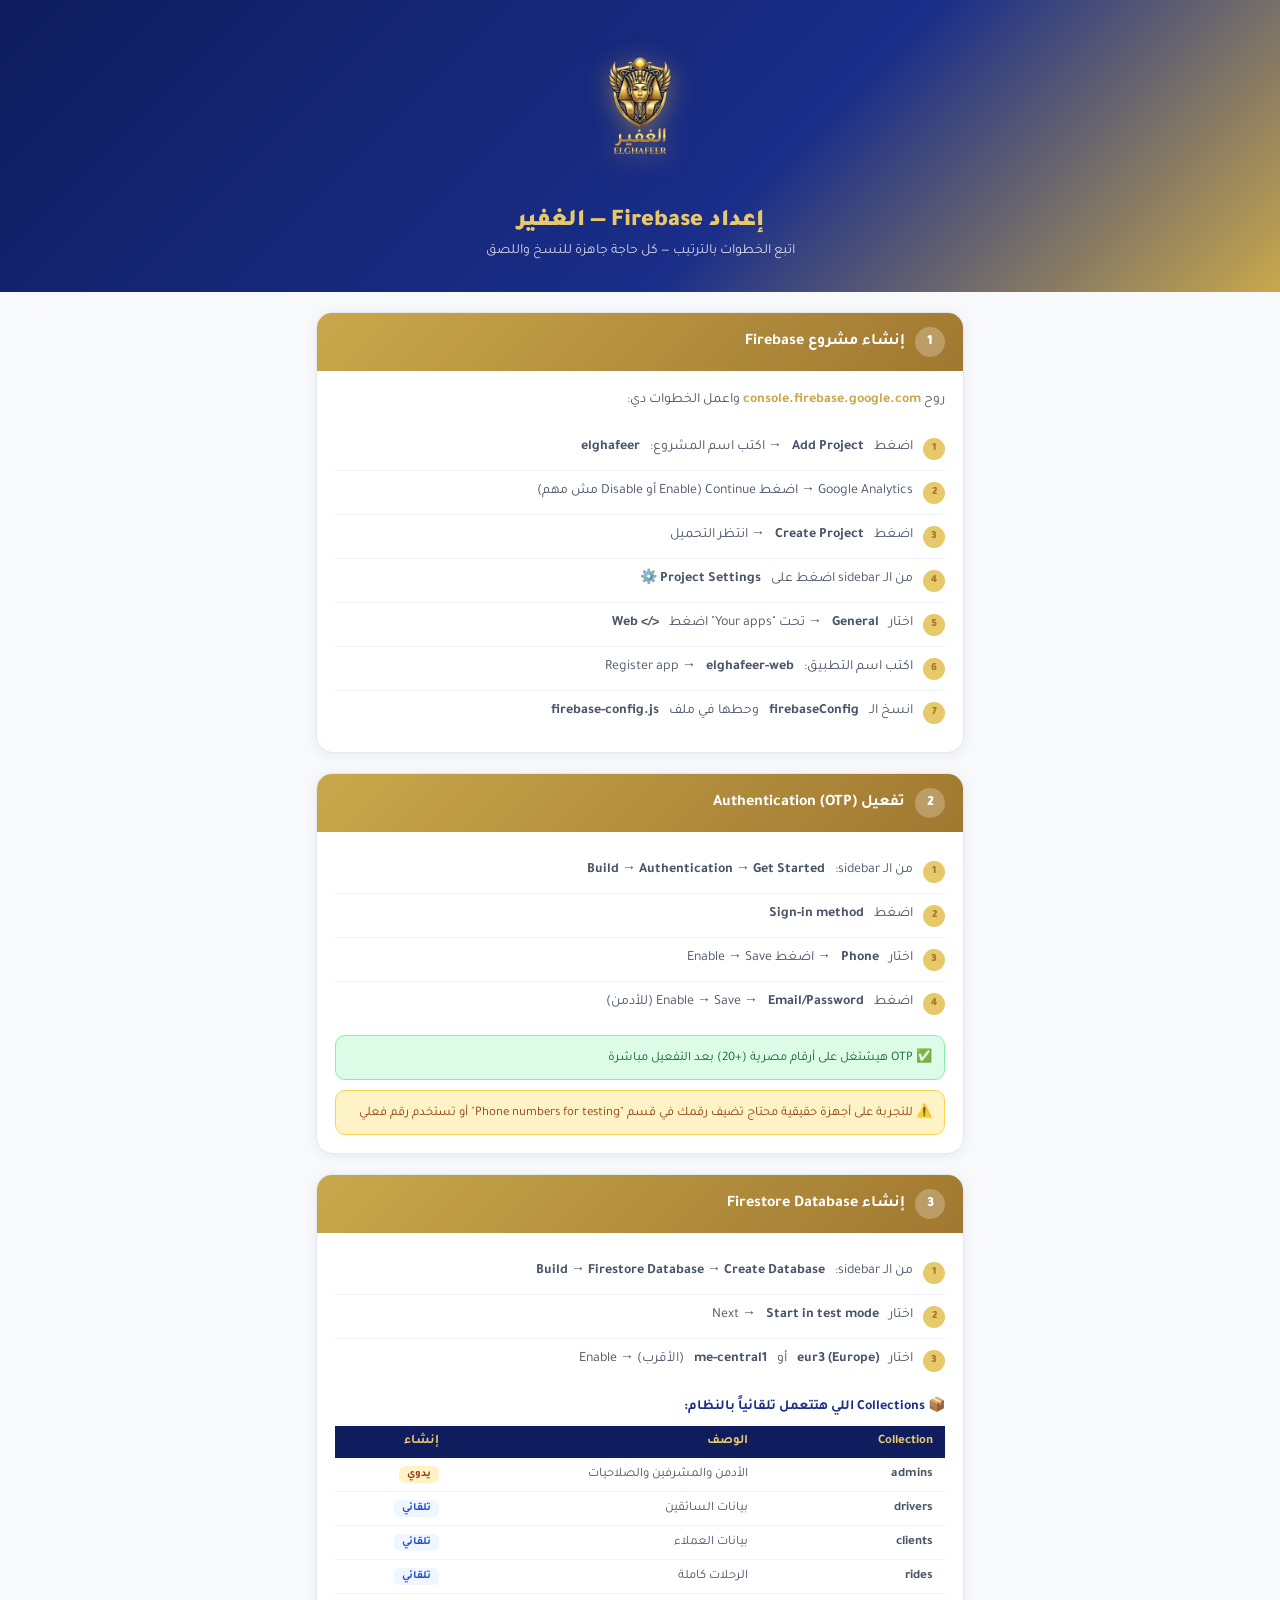
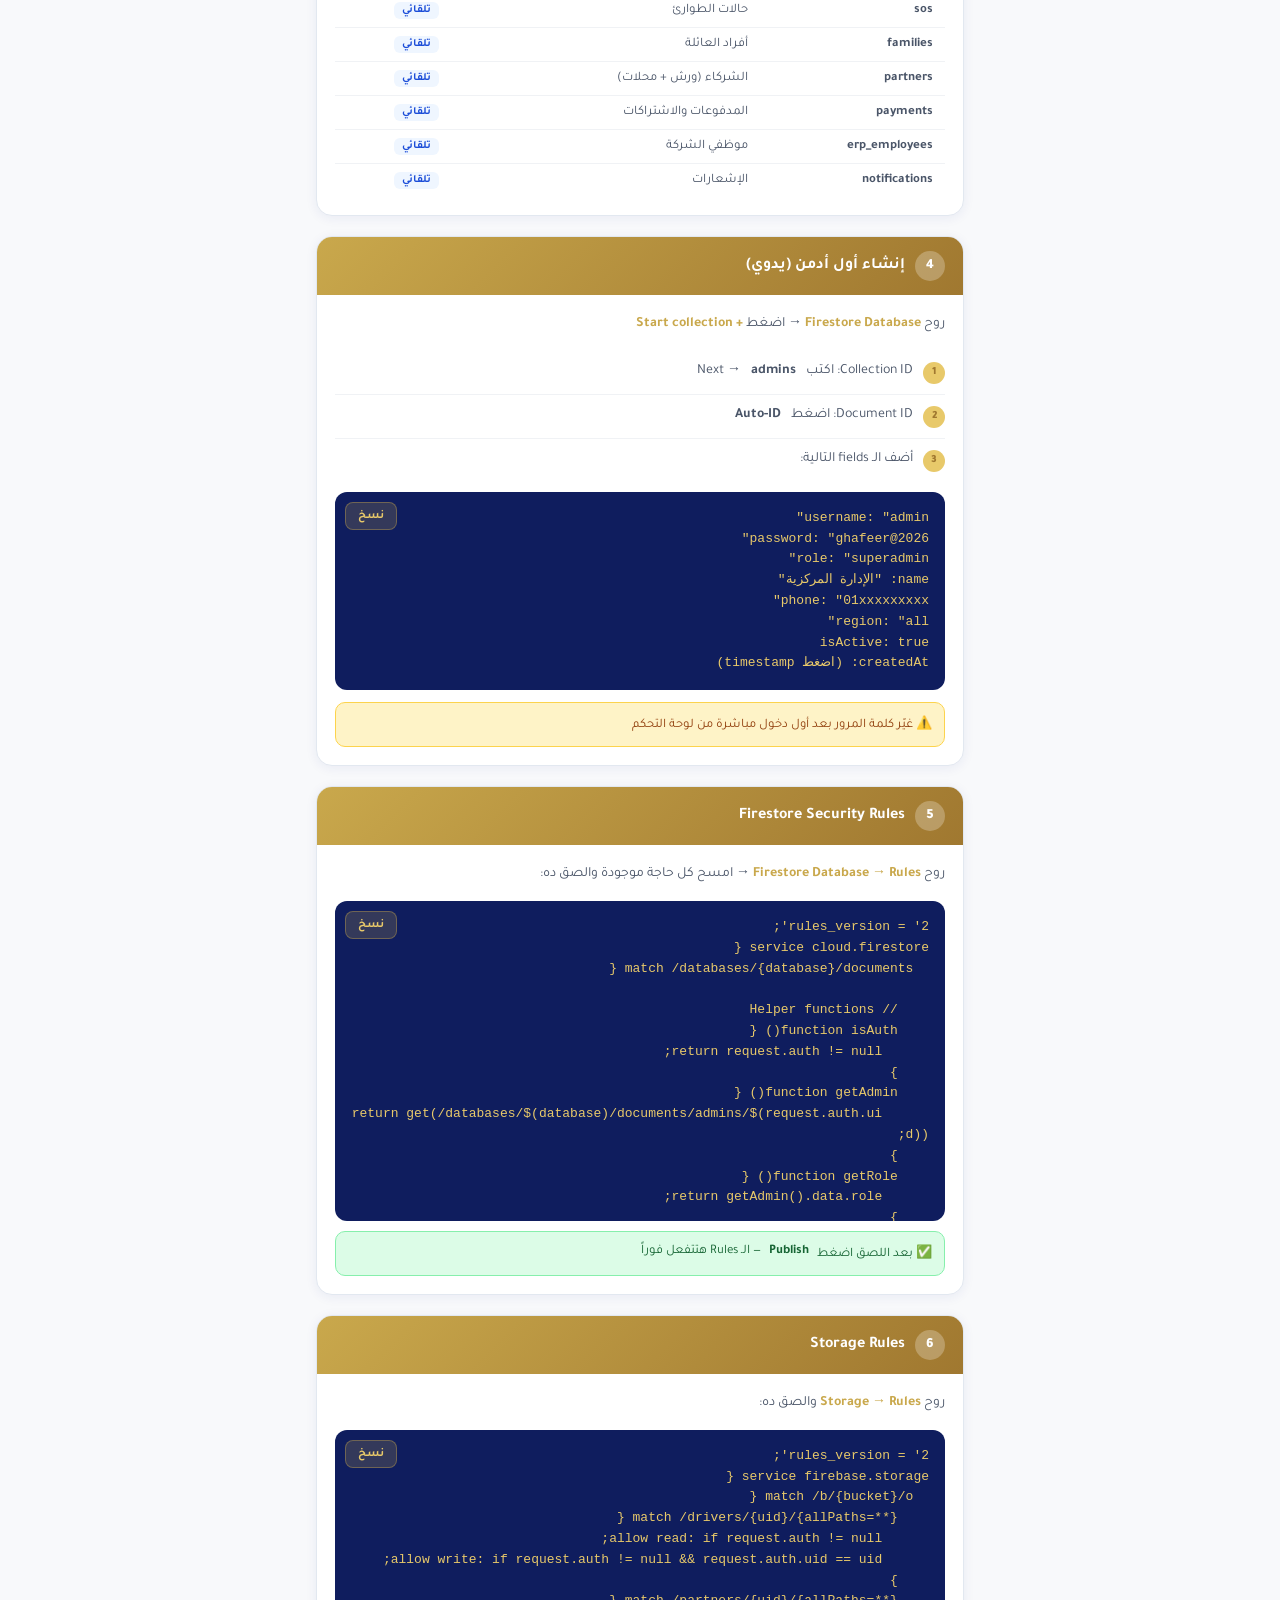
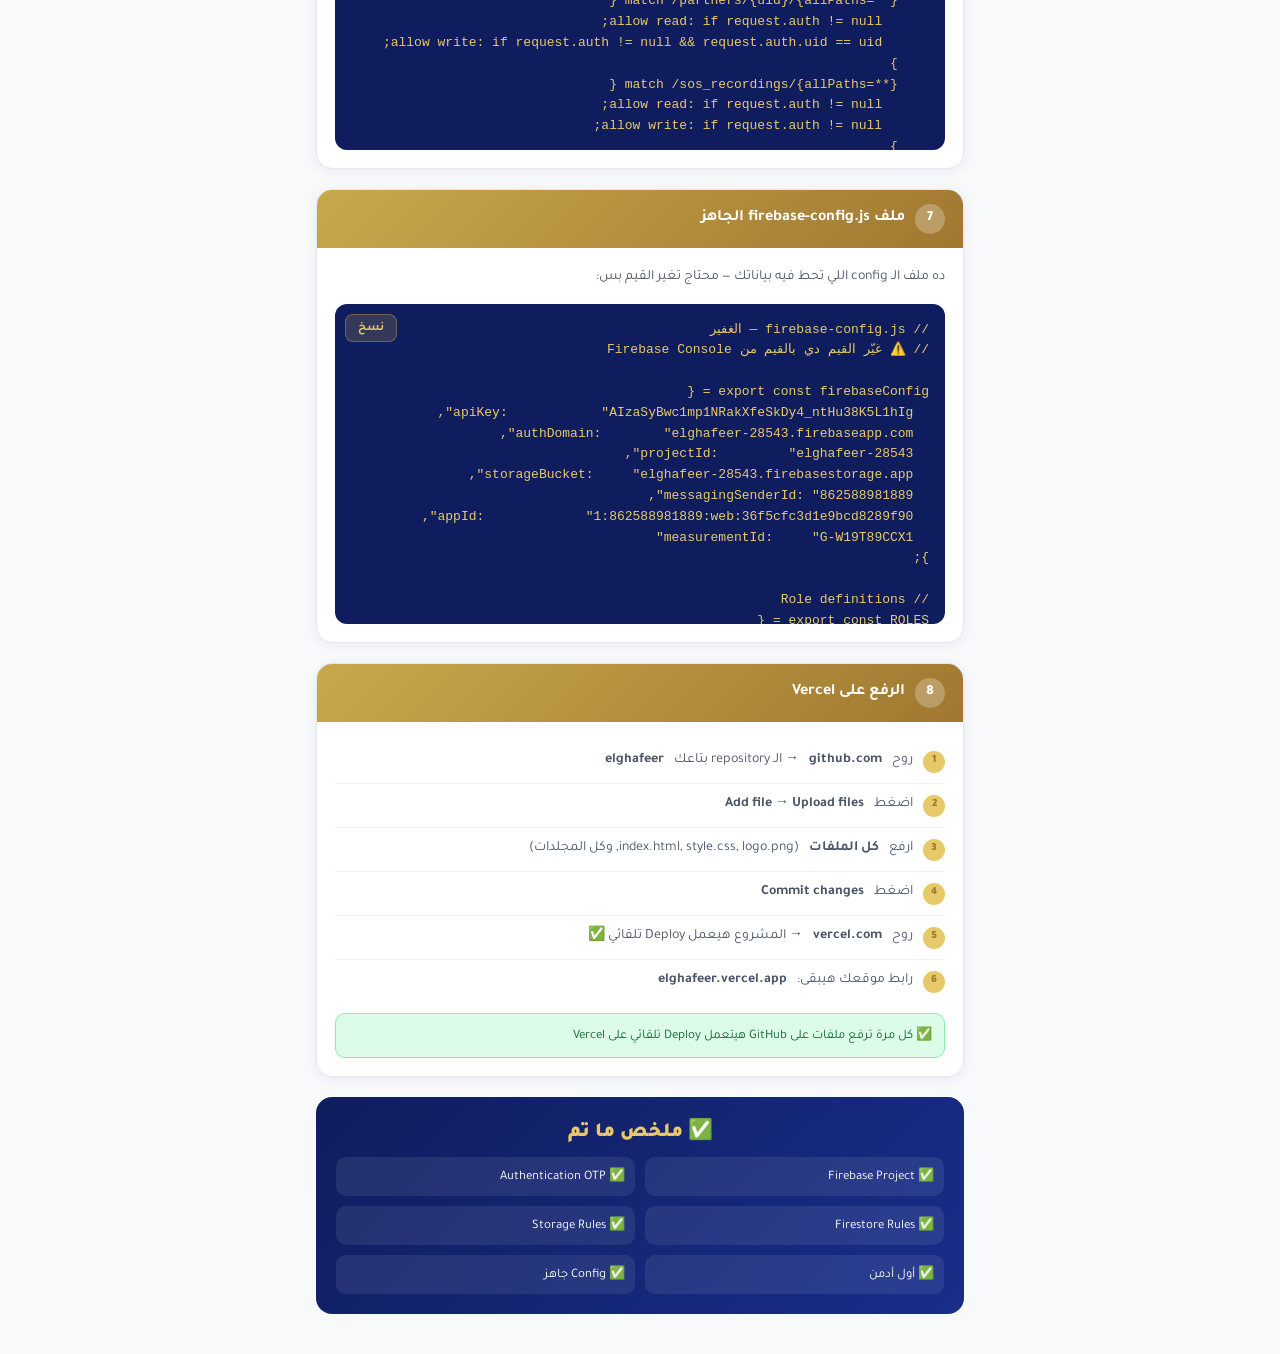
<file: firebase-setup.html>
<!DOCTYPE html>
<html lang="ar" dir="rtl">
<head>
<meta charset="UTF-8"/>
<meta name="viewport" content="width=device-width,initial-scale=1.0"/>
<title>الغفير — إعداد Firebase</title>
<link href="https://fonts.googleapis.com/css2?family=Tajawal:wght@400;700;900&display=swap" rel="stylesheet">
<style>
*{margin:0;padding:0;box-sizing:border-box;}
body{font-family:'Tajawal',sans-serif;background:#f8f9fb;color:#1a1a2e;direction:rtl;}
.hero{background:linear-gradient(135deg,#0f1d5e 0%,#1a2e8a 60%,#c9a84c 100%);padding:32px 20px;text-align:center;color:#fff;}
.hero img{width:70px;filter:drop-shadow(0 4px 12px rgba(201,168,76,0.5));margin-bottom:12px;}
.hero h1{font-size:24px;font-weight:900;color:#e8c96a;}
.hero p{font-size:14px;opacity:0.8;margin-top:6px;}
.container{max-width:680px;margin:0 auto;padding:20px 16px 40px;}
.step-card{background:#fff;border-radius:16px;border:1.5px solid #e2e8f0;box-shadow:0 2px 12px rgba(26,46,138,0.07);margin-bottom:20px;overflow:hidden;}
.step-hdr{background:linear-gradient(135deg,#c9a84c,#a07830);padding:14px 18px;display:flex;align-items:center;gap:10px;}
.step-num{width:30px;height:30px;border-radius:50%;background:rgba(255,255,255,0.25);color:#fff;font-size:14px;font-weight:900;display:flex;align-items:center;justify-content:center;flex-shrink:0;}
.step-title{font-size:16px;font-weight:700;color:#fff;}
.step-body{padding:18px;}
.step-desc{font-size:14px;color:#4a5568;line-height:1.7;margin-bottom:14px;}
.step-desc b{color:#c9a84c;font-weight:700;}
.code-block{position:relative;background:#0f1d5e;border-radius:12px;padding:16px;overflow:auto;max-height:320px;}
.code-block pre{color:#e8c96a;font-size:13px;font-family:monospace;line-height:1.6;white-space:pre-wrap;word-break:break-all;}
.copy-btn{position:absolute;top:10px;left:10px;background:rgba(201,168,76,0.2);border:1px solid rgba(201,168,76,0.4);color:#e8c96a;padding:6px 12px;border-radius:8px;cursor:pointer;font-family:'Tajawal',sans-serif;font-size:12px;font-weight:700;transition:all 0.2s;}
.copy-btn:hover{background:rgba(201,168,76,0.4);}
.copy-btn.copied{background:rgba(34,197,94,0.3);border-color:rgba(34,197,94,0.5);color:#22c55e;}
.nav-list{list-style:none;counter-reset:nav;}
.nav-list li{display:flex;align-items:flex-start;gap:10px;padding:10px 0;border-bottom:1px solid #f0f2f5;font-size:14px;color:#4a5568;line-height:1.5;}
.nav-list li:last-child{border:none;}
.nav-list li::before{content:attr(data-n);min-width:22px;height:22px;border-radius:50%;background:#e8c96a;color:#a07830;font-size:11px;font-weight:900;display:flex;align-items:center;justify-content:center;flex-shrink:0;margin-top:1px;}
.warn{background:#fef3c7;border:1px solid #fcd34d;border-radius:10px;padding:12px;font-size:13px;color:#92400e;margin-top:10px;display:flex;gap:8px;align-items:flex-start;}
.tip{background:#dcfce7;border:1px solid #86efac;border-radius:10px;padding:12px;font-size:13px;color:#166534;margin-top:10px;display:flex;gap:8px;}
.collection-table{width:100%;border-collapse:collapse;font-size:13px;margin-top:10px;}
.collection-table th{background:#0f1d5e;color:#e8c96a;padding:8px 12px;text-align:right;font-weight:700;}
.collection-table td{padding:8px 12px;border-bottom:1px solid #f0f2f5;color:#4a5568;}
.collection-table tr:last-child td{border:none;}
.collection-table tr:hover td{background:#f8f9fb;}
.tag{display:inline-block;padding:2px 8px;border-radius:6px;font-size:11px;font-weight:700;}
.tag-auto{background:#eff6ff;color:#1d4ed8;}
.tag-manual{background:#fef3c7;color:#92400e;}
.done-badge{display:inline-flex;align-items:center;gap:4px;background:#dcfce7;color:#166534;border:1px solid #86efac;border-radius:20px;padding:3px 10px;font-size:11px;font-weight:700;}
</style>
</head>
<body>
<div class="hero">
  <img src="logo.png" alt="الغفير">
  <h1>إعداد Firebase — الغفير</h1>
  <p>اتبع الخطوات بالترتيب — كل حاجة جاهزة للنسخ واللصق</p>
</div>
<div class="container">

<!-- STEP 1 -->
<div class="step-card">
  <div class="step-hdr"><div class="step-num">1</div><div class="step-title">إنشاء مشروع Firebase</div></div>
  <div class="step-body">
    <div class="step-desc">روح <b>console.firebase.google.com</b> واعمل الخطوات دي:</div>
    <ul class="nav-list">
      <li data-n="1">اضغط <b>Add Project</b> → اكتب اسم المشروع: <b>elghafeer</b></li>
      <li data-n="2">Google Analytics → اضغط Continue (Enable أو Disable مش مهم)</li>
      <li data-n="3">اضغط <b>Create Project</b> → انتظر التحميل</li>
      <li data-n="4">من الـ sidebar اضغط على <b>Project Settings ⚙️</b></li>
      <li data-n="5">اختار <b>General</b> → تحت "Your apps" اضغط <b>&lt;/&gt; Web</b></li>
      <li data-n="6">اكتب اسم التطبيق: <b>elghafeer-web</b> → Register app</li>
      <li data-n="7">انسخ الـ <b>firebaseConfig</b> وحطها في ملف <b>firebase-config.js</b></li>
    </ul>
  </div>
</div>

<!-- STEP 2: Authentication -->
<div class="step-card">
  <div class="step-hdr"><div class="step-num">2</div><div class="step-title">تفعيل Authentication (OTP)</div></div>
  <div class="step-body">
    <ul class="nav-list">
      <li data-n="1">من الـ sidebar: <b>Build → Authentication → Get Started</b></li>
      <li data-n="2">اضغط <b>Sign-in method</b></li>
      <li data-n="3">اختار <b>Phone</b> → اضغط Enable → Save</li>
      <li data-n="4">اضغط <b>Email/Password</b> → Enable → Save (للأدمن)</li>
    </ul>
    <div class="tip">✅ OTP هيشتغل على أرقام مصرية (+20) بعد التفعيل مباشرة</div>
    <div class="warn">⚠️ للتجربة على أجهزة حقيقية محتاج تضيف رقمك في قسم "Phone numbers for testing" أو تستخدم رقم فعلي</div>
  </div>
</div>

<!-- STEP 3: Firestore -->
<div class="step-card">
  <div class="step-hdr"><div class="step-num">3</div><div class="step-title">إنشاء Firestore Database</div></div>
  <div class="step-body">
    <ul class="nav-list">
      <li data-n="1">من الـ sidebar: <b>Build → Firestore Database → Create Database</b></li>
      <li data-n="2">اختار <b>Start in test mode</b> → Next</li>
      <li data-n="3">اختار <b>eur3 (Europe)</b> أو <b>me-central1</b> (الأقرب) → Enable</li>
    </ul>
    <div style="font-size:14px;font-weight:700;color:#1a2e8a;margin:14px 0 8px;">📦 Collections اللي هتتعمل تلقائياً بالنظام:</div>
    <table class="collection-table">
      <thead><tr><th>Collection</th><th>الوصف</th><th>إنشاء</th></tr></thead>
      <tbody>
        <tr><td><b>admins</b></td><td>الأدمن والمشرفين والصلاحيات</td><td><span class="tag tag-manual">يدوي</span></td></tr>
        <tr><td><b>drivers</b></td><td>بيانات السائقين</td><td><span class="tag tag-auto">تلقائي</span></td></tr>
        <tr><td><b>clients</b></td><td>بيانات العملاء</td><td><span class="tag tag-auto">تلقائي</span></td></tr>
        <tr><td><b>rides</b></td><td>الرحلات كاملة</td><td><span class="tag tag-auto">تلقائي</span></td></tr>
        <tr><td><b>sos</b></td><td>حالات الطوارئ</td><td><span class="tag tag-auto">تلقائي</span></td></tr>
        <tr><td><b>families</b></td><td>أفراد العائلة</td><td><span class="tag tag-auto">تلقائي</span></td></tr>
        <tr><td><b>partners</b></td><td>الشركاء (ورش + محلات)</td><td><span class="tag tag-auto">تلقائي</span></td></tr>
        <tr><td><b>payments</b></td><td>المدفوعات والاشتراكات</td><td><span class="tag tag-auto">تلقائي</span></td></tr>
        <tr><td><b>erp_employees</b></td><td>موظفي الشركة</td><td><span class="tag tag-auto">تلقائي</span></td></tr>
        <tr><td><b>notifications</b></td><td>الإشعارات</td><td><span class="tag tag-auto">تلقائي</span></td></tr>
      </tbody>
    </table>
  </div>
</div>

<!-- STEP 4: First Admin -->
<div class="step-card">
  <div class="step-hdr"><div class="step-num">4</div><div class="step-title">إنشاء أول أدمن (يدوي)</div></div>
  <div class="step-body">
    <div class="step-desc">روح <b>Firestore Database</b> → اضغط <b>+ Start collection</b></div>
    <ul class="nav-list">
      <li data-n="1">Collection ID: اكتب <b>admins</b> → Next</li>
      <li data-n="2">Document ID: اضغط <b>Auto-ID</b></li>
      <li data-n="3">أضف الـ fields التالية:</li>
    </ul>
    <div class="code-block" style="margin-top:10px;">
      <button class="copy-btn" onclick="copyCode(this)">نسخ</button>
      <pre>username: "admin"
password: "ghafeer@2026"
role: "superadmin"
name: "الإدارة المركزية"
phone: "01xxxxxxxxx"
region: "all"
isActive: true
createdAt: (اضغط timestamp)</pre>
    </div>
    <div class="warn" style="margin-top:12px;">⚠️ غيّر كلمة المرور بعد أول دخول مباشرة من لوحة التحكم</div>
  </div>
</div>

<!-- STEP 5: Firestore Rules -->
<div class="step-card">
  <div class="step-hdr"><div class="step-num">5</div><div class="step-title">Firestore Security Rules</div></div>
  <div class="step-body">
    <div class="step-desc">روح <b>Firestore Database → Rules</b> → امسح كل حاجة موجودة والصق ده:</div>
    <div class="code-block">
      <button class="copy-btn" onclick="copyCode(this)">نسخ</button>
      <pre>rules_version = '2';
service cloud.firestore {
  match /databases/{database}/documents {

    // Helper functions
    function isAuth() {
      return request.auth != null;
    }
    function getAdmin() {
      return get(/databases/$(database)/documents/admins/$(request.auth.uid));
    }
    function getRole() {
      return getAdmin().data.role;
    }
    function isSuperAdmin() {
      return isAuth() && getRole() == 'superadmin';
    }
    function isRegionManager() {
      return isAuth() && getRole() in ['superadmin', 'region_manager'];
    }
    function isSupervisor() {
      return isAuth() && getRole() in ['superadmin', 'region_manager', 'supervisor'];
    }
    function isStaff() {
      return isAuth() && getRole() in ['superadmin', 'region_manager', 'supervisor', 'street_monitor'];
    }
    function isOwner(uid) {
      return isAuth() && request.auth.uid == uid;
    }

    // ADMINS
    match /admins/{uid} {
      allow read: if isStaff();
      allow create, update: if isSuperAdmin();
      allow delete: if isSuperAdmin();
    }

    // DRIVERS
    match /drivers/{uid} {
      allow read: if isAuth();
      allow create: if isAuth() && isOwner(uid);
      allow update: if isOwner(uid) || isSupervisor();
      allow delete: if isSuperAdmin();
    }

    // CLIENTS
    match /clients/{uid} {
      allow read: if isOwner(uid) || isSupervisor();
      allow create: if isAuth() && isOwner(uid);
      allow update: if isOwner(uid) || isRegionManager();
      allow delete: if isSuperAdmin();
    }

    // RIDES
    match /rides/{rideId} {
      allow read: if isAuth();
      allow create: if isAuth();
      allow update: if isAuth();
      allow delete: if isSuperAdmin();
    }

    // SOS
    match /sos/{id} {
      allow read: if isSupervisor();
      allow create: if isAuth();
      allow update: if isSupervisor();
      allow delete: if isRegionManager();
    }

    // FAMILIES
    match /families/{id} {
      allow read, write: if isAuth();
    }

    // PARTNERS (workshops, parts shops, companies)
    match /partners/{id} {
      allow read: if isAuth();
      allow create: if isAuth();
      allow update: if isAuth() && (
        resource.data.ownerId == request.auth.uid || isSupervisor()
      );
      allow delete: if isRegionManager();
    }

    // PAYMENTS
    match /payments/{id} {
      allow read: if isAuth() && (
        resource.data.userId == request.auth.uid || isSupervisor()
      );
      allow create: if isAuth();
      allow update: if isRegionManager();
      allow delete: if isSuperAdmin();
    }

    // ERP EMPLOYEES
    match /erp_employees/{id} {
      allow read: if isRegionManager();
      allow write: if isSuperAdmin();
    }

    // ERP TRANSACTIONS
    match /erp_transactions/{id} {
      allow read: if isRegionManager();
      allow write: if isRegionManager();
    }

    // NOTIFICATIONS
    match /notifications/{id} {
      allow read: if isAuth() && (
        resource.data.targetId == request.auth.uid || isSupervisor()
      );
      allow create: if isSupervisor();
      allow update: if isAuth();
      allow delete: if isSupervisor();
    }

    // REGIONS
    match /regions/{id} {
      allow read: if isAuth();
      allow write: if isSuperAdmin();
    }

    // DISCOUNT CONFIGS (for partners)
    match /discount_configs/{id} {
      allow read: if isAuth();
      allow write: if isSuperAdmin();
    }

    // DRIVER PAYMENT CONFIG
    match /driver_payment_configs/{uid} {
      allow read: if isOwner(uid) || isSupervisor();
      allow write: if isSuperAdmin();
    }
  }
}</pre>
    </div>
    <div class="tip" style="margin-top:10px;">✅ بعد اللصق اضغط <b>Publish</b> — الـ Rules هتتفعل فوراً</div>
  </div>
</div>

<!-- STEP 6: Storage Rules -->
<div class="step-card">
  <div class="step-hdr"><div class="step-num">6</div><div class="step-title">Storage Rules</div></div>
  <div class="step-body">
    <div class="step-desc">روح <b>Storage → Rules</b> والصق ده:</div>
    <div class="code-block">
      <button class="copy-btn" onclick="copyCode(this)">نسخ</button>
      <pre>rules_version = '2';
service firebase.storage {
  match /b/{bucket}/o {
    match /drivers/{uid}/{allPaths=**} {
      allow read: if request.auth != null;
      allow write: if request.auth != null && request.auth.uid == uid;
    }
    match /partners/{uid}/{allPaths=**} {
      allow read: if request.auth != null;
      allow write: if request.auth != null && request.auth.uid == uid;
    }
    match /sos_recordings/{allPaths=**} {
      allow read: if request.auth != null;
      allow write: if request.auth != null;
    }
  }
}</pre>
    </div>
  </div>
</div>

<!-- STEP 7: Firebase Config -->
<div class="step-card">
  <div class="step-hdr"><div class="step-num">7</div><div class="step-title">ملف firebase-config.js الجاهز</div></div>
  <div class="step-body">
    <div class="step-desc">ده ملف الـ config اللي تحط فيه بياناتك — محتاج تغير القيم بس:</div>
    <div class="code-block">
      <button class="copy-btn" onclick="copyCode(this)">نسخ</button>
      <pre>// firebase-config.js — الغفير
// ⚠️ غيّر القيم دي بالقيم من Firebase Console

export const firebaseConfig = {
  apiKey:            "AIzaSyBwc1mp1NRakXfeSkDy4_ntHu38K5L1hIg",
  authDomain:        "elghafeer-28543.firebaseapp.com",
  projectId:         "elghafeer-28543",
  storageBucket:     "elghafeer-28543.firebasestorage.app",
  messagingSenderId: "862588981889",
  appId:             "1:862588981889:web:36f5cfc3d1e9bcd8289f90",
  measurementId:     "G-W19T89CCX1"
};

// Role definitions
export const ROLES = {
  SUPERADMIN:     'superadmin',
  REGION_MANAGER: 'region_manager',
  SUPERVISOR:     'supervisor',
  STREET_MONITOR: 'street_monitor',
  DRIVER:         'driver',
  CLIENT:         'client',
  FAMILY:         'family',
  WORKSHOP:       'workshop',
  PARTS_SHOP:     'parts_shop',
  COMPANY:        'company'
};

// Payment systems
export const PAYMENT_TYPES = {
  FIXED:      'fixed',   // مبلغ ثابت يومي
  PERCENTAGE: 'percentage' // نسبة من كل رحلة
};</pre>
    </div>
  </div>
</div>

<!-- STEP 8: Vercel -->
<div class="step-card">
  <div class="step-hdr"><div class="step-num">8</div><div class="step-title">الرفع على Vercel</div></div>
  <div class="step-body">
    <ul class="nav-list">
      <li data-n="1">روح <b>github.com</b> → الـ repository بتاعك <b>elghafeer</b></li>
      <li data-n="2">اضغط <b>Add file → Upload files</b></li>
      <li data-n="3">ارفع <b>كل الملفات</b> (index.html, style.css, logo.png, وكل المجلدات)</li>
      <li data-n="4">اضغط <b>Commit changes</b></li>
      <li data-n="5">روح <b>vercel.com</b> → المشروع هيعمل Deploy تلقائي ✅</li>
      <li data-n="6">رابط موقعك هيبقى: <b>elghafeer.vercel.app</b></li>
    </ul>
    <div class="tip">✅ كل مرة ترفع ملفات على GitHub هيتعمل Deploy تلقائي على Vercel</div>
  </div>
</div>

<!-- SUMMARY -->
<div style="background:linear-gradient(135deg,#0f1d5e,#1a2e8a);border-radius:16px;padding:20px;text-align:center;color:#fff;margin-top:8px;">
  <div style="font-size:20px;font-weight:900;color:#e8c96a;margin-bottom:12px;">✅ ملخص ما تم</div>
  <div style="display:grid;grid-template-columns:1fr 1fr;gap:10px;text-align:right;">
    <div style="background:rgba(255,255,255,0.08);border-radius:10px;padding:10px;font-size:13px;">✅ Firebase Project</div>
    <div style="background:rgba(255,255,255,0.08);border-radius:10px;padding:10px;font-size:13px;">✅ Authentication OTP</div>
    <div style="background:rgba(255,255,255,0.08);border-radius:10px;padding:10px;font-size:13px;">✅ Firestore Rules</div>
    <div style="background:rgba(255,255,255,0.08);border-radius:10px;padding:10px;font-size:13px;">✅ Storage Rules</div>
    <div style="background:rgba(255,255,255,0.08);border-radius:10px;padding:10px;font-size:13px;">✅ أول أدمن</div>
    <div style="background:rgba(255,255,255,0.08);border-radius:10px;padding:10px;font-size:13px;">✅ Config جاهز</div>
  </div>
</div>

</div>
<script>
function copyCode(btn){
  const pre=btn.nextElementSibling;
  navigator.clipboard.writeText(pre.textContent).then(()=>{
    btn.textContent='✅ تم النسخ!';
    btn.classList.add('copied');
    setTimeout(()=>{btn.textContent='نسخ';btn.classList.remove('copied');},2000);
  });
}
</script>
</body>
</html>
</file>
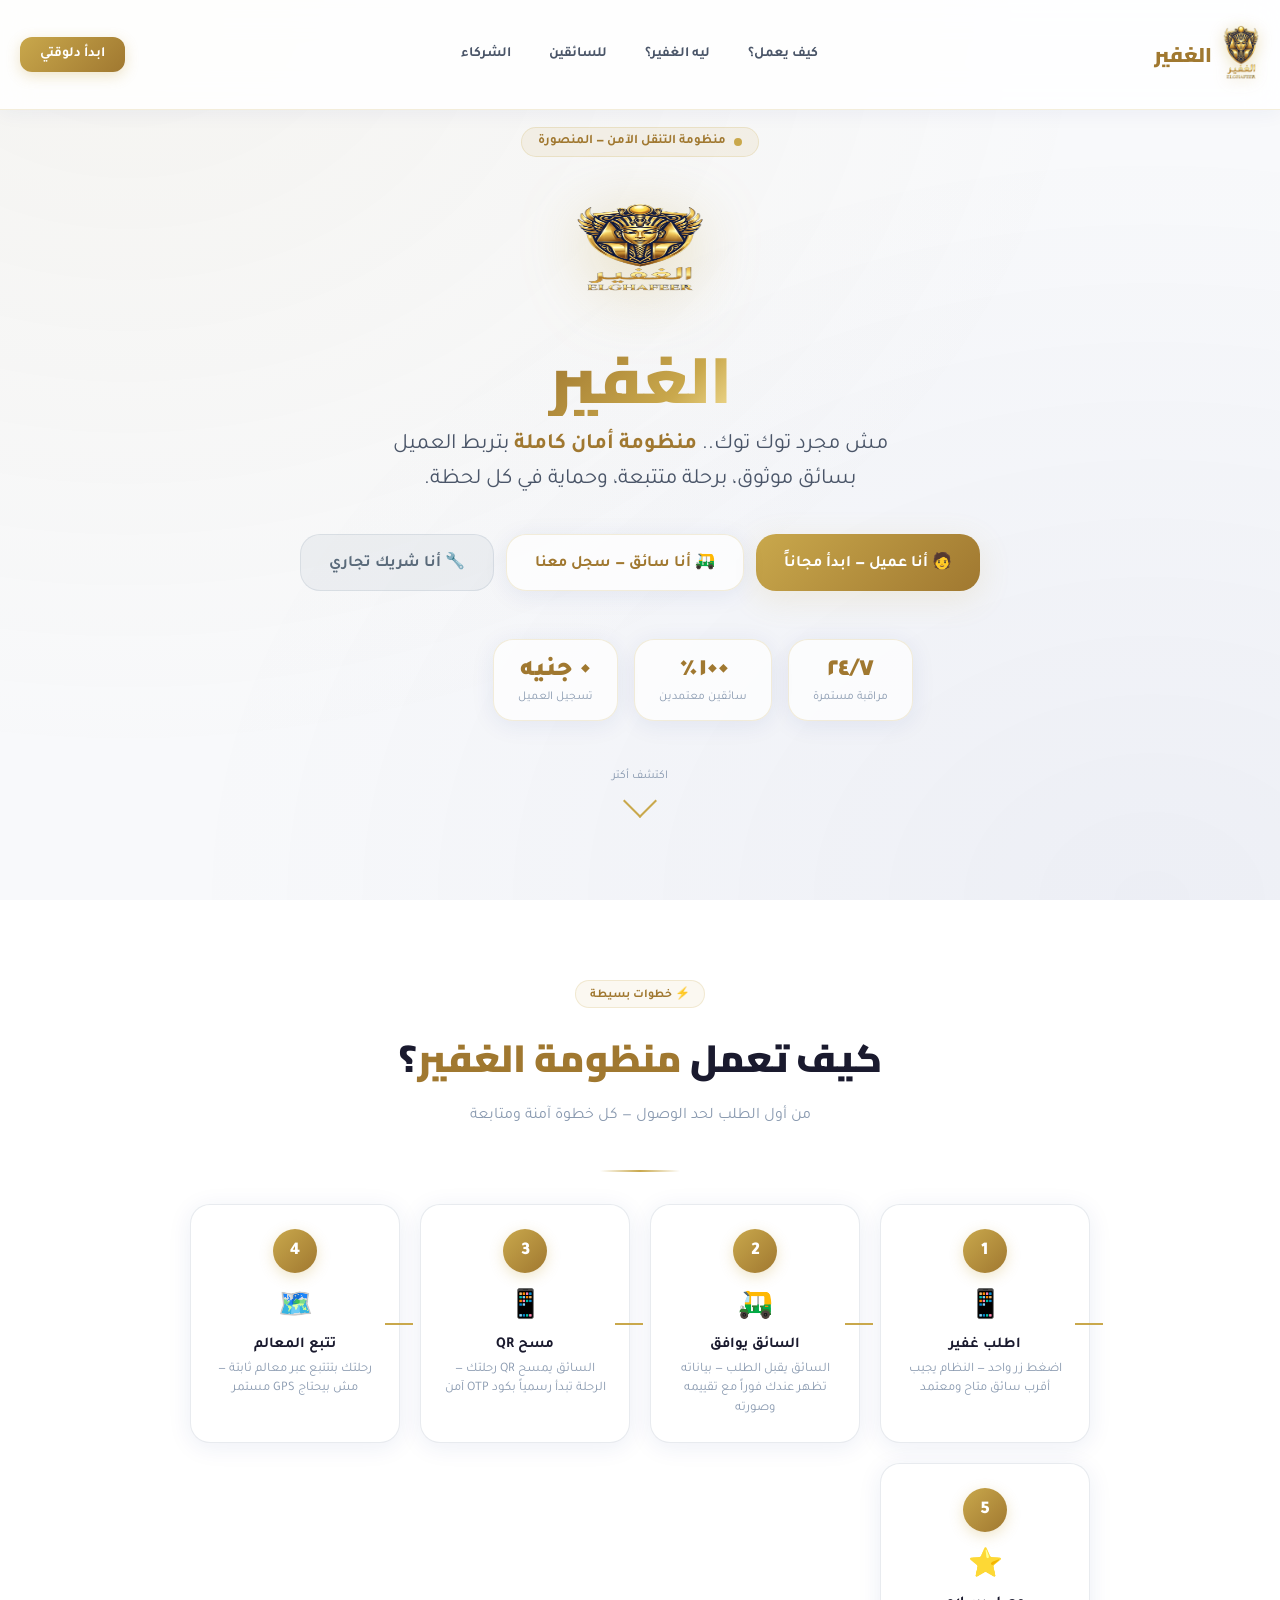
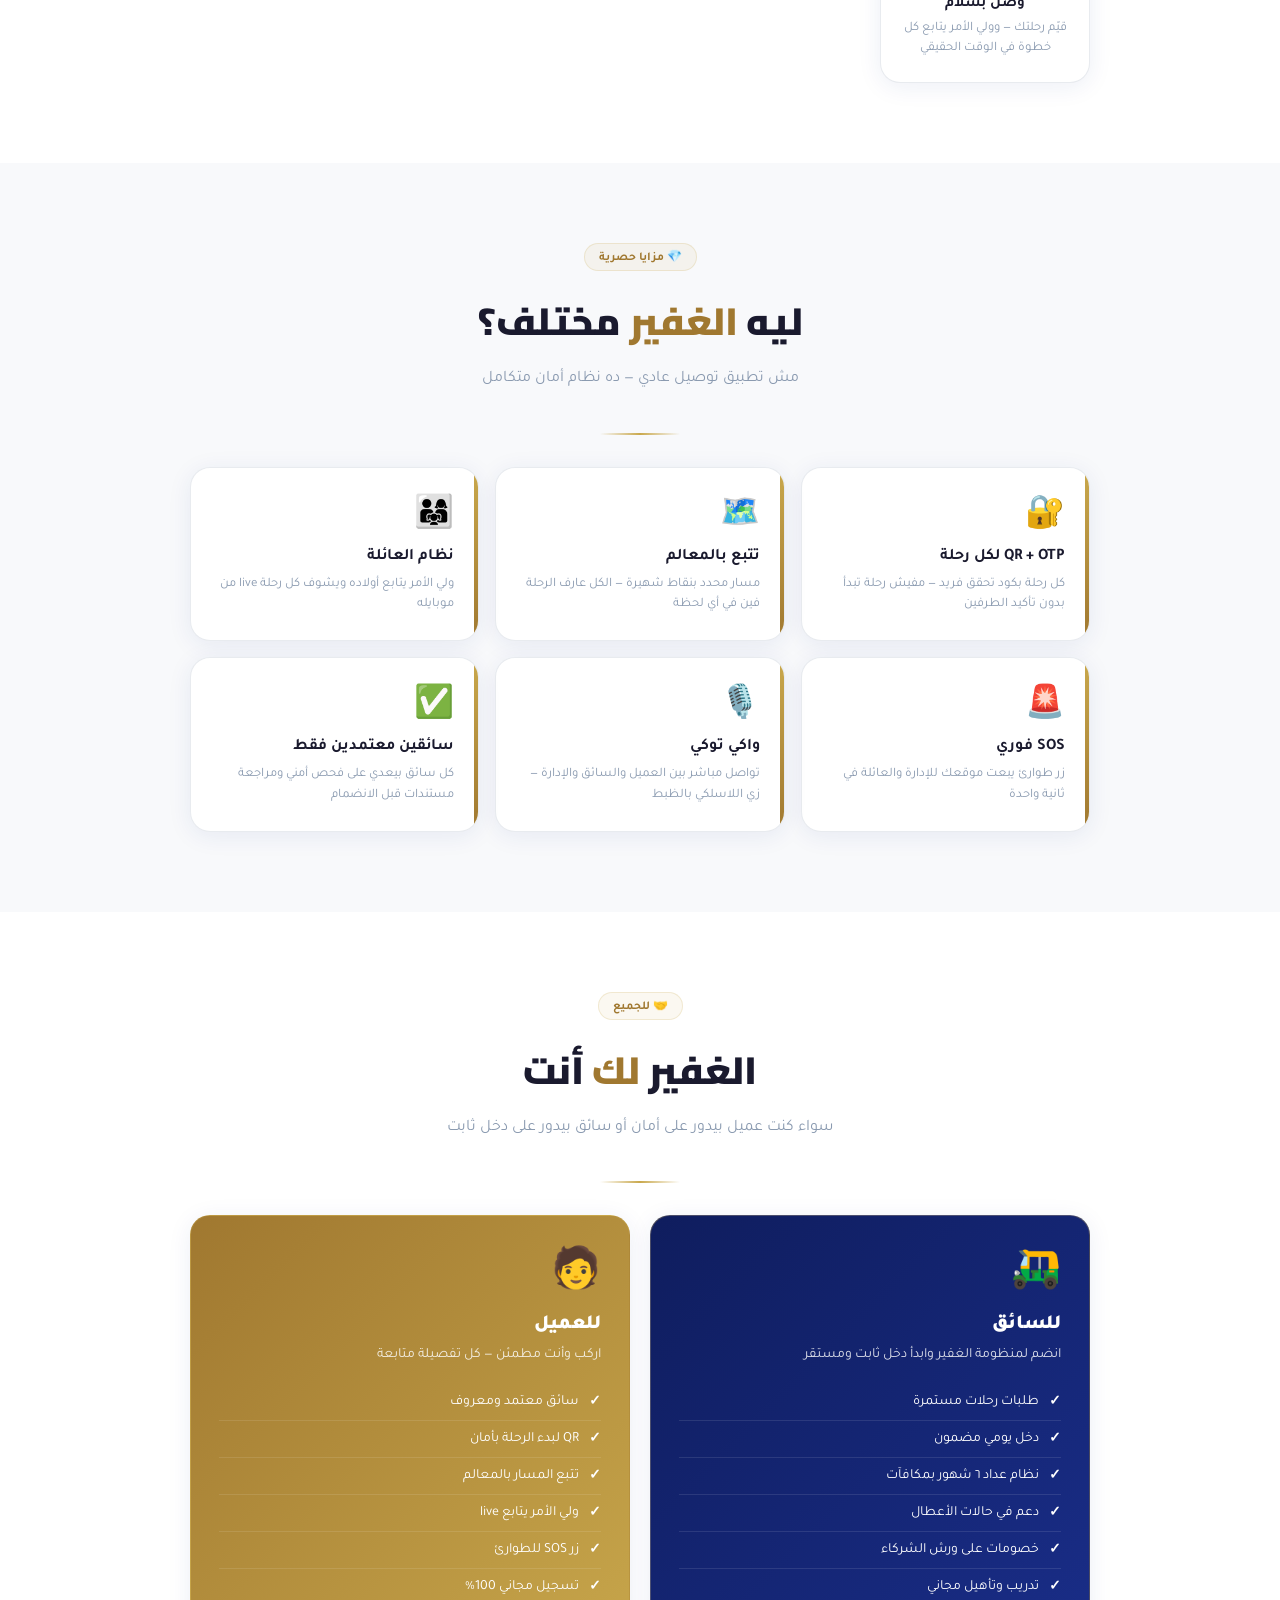
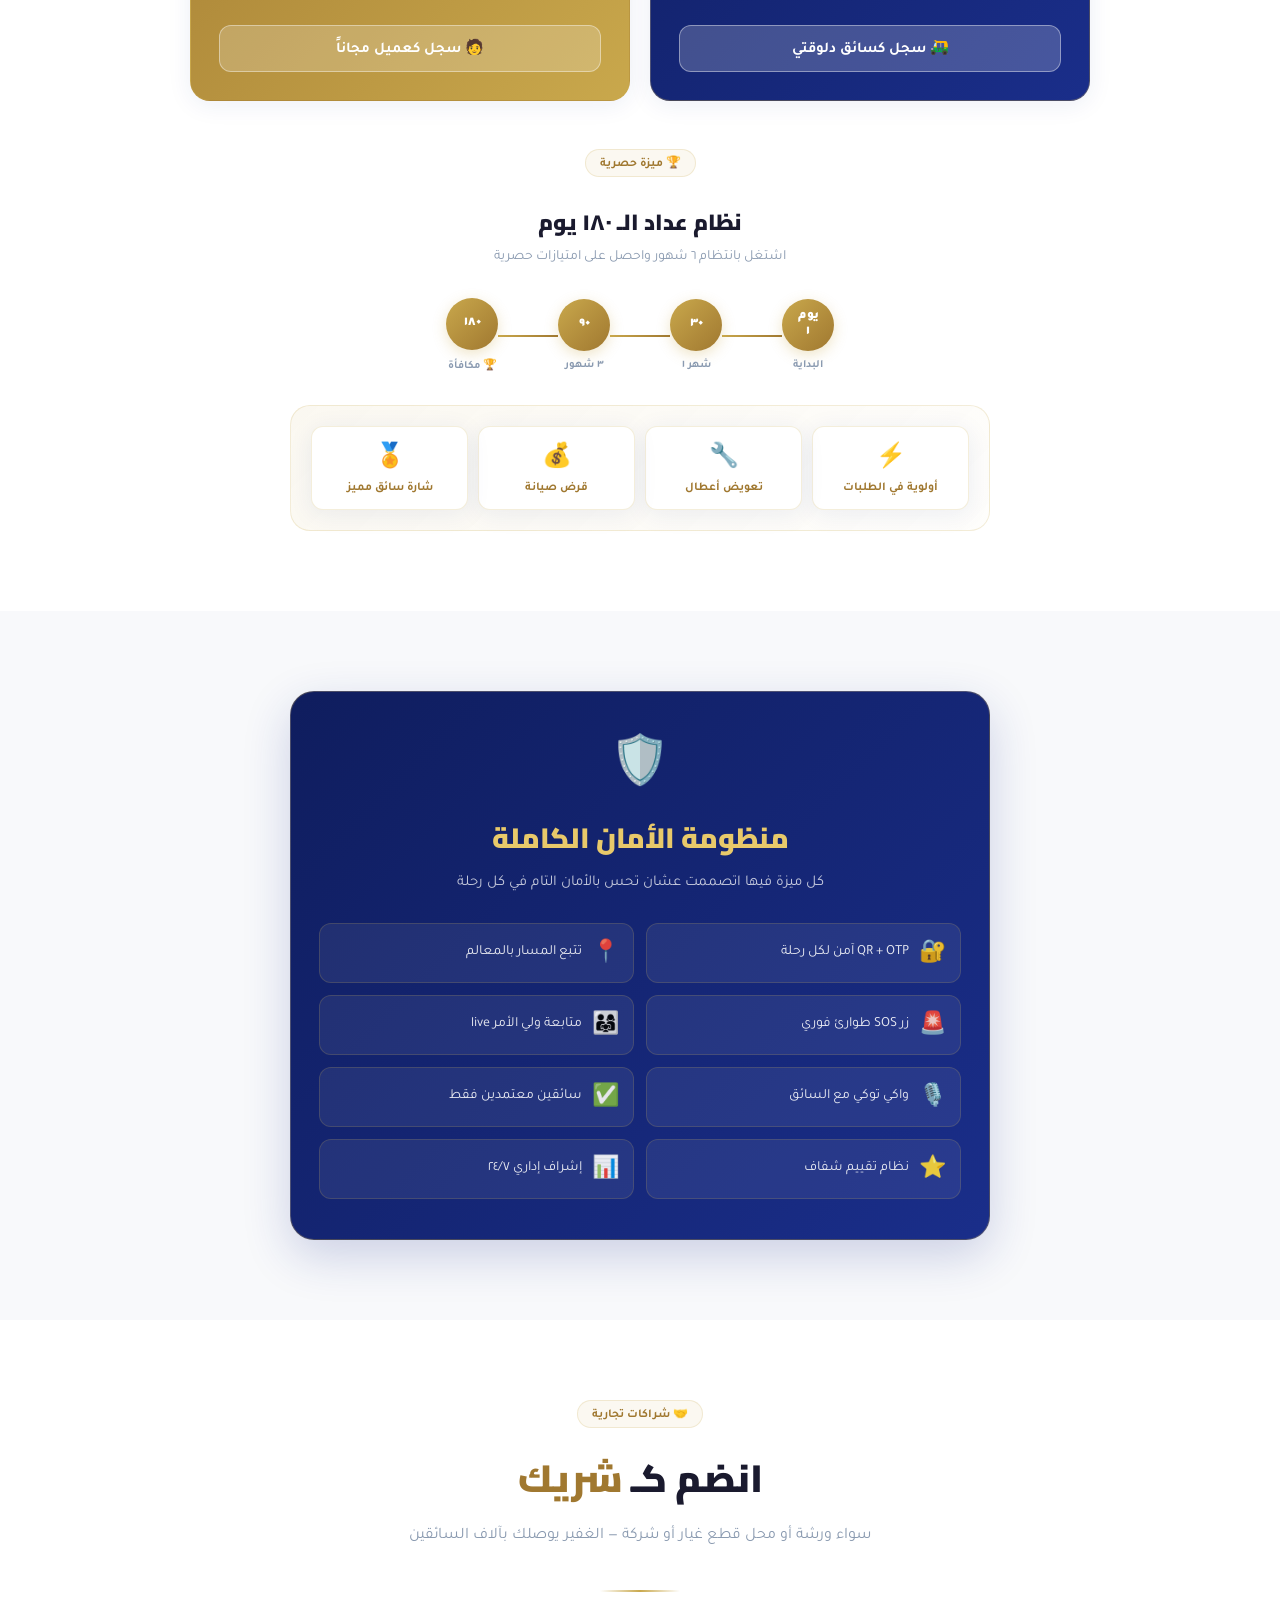
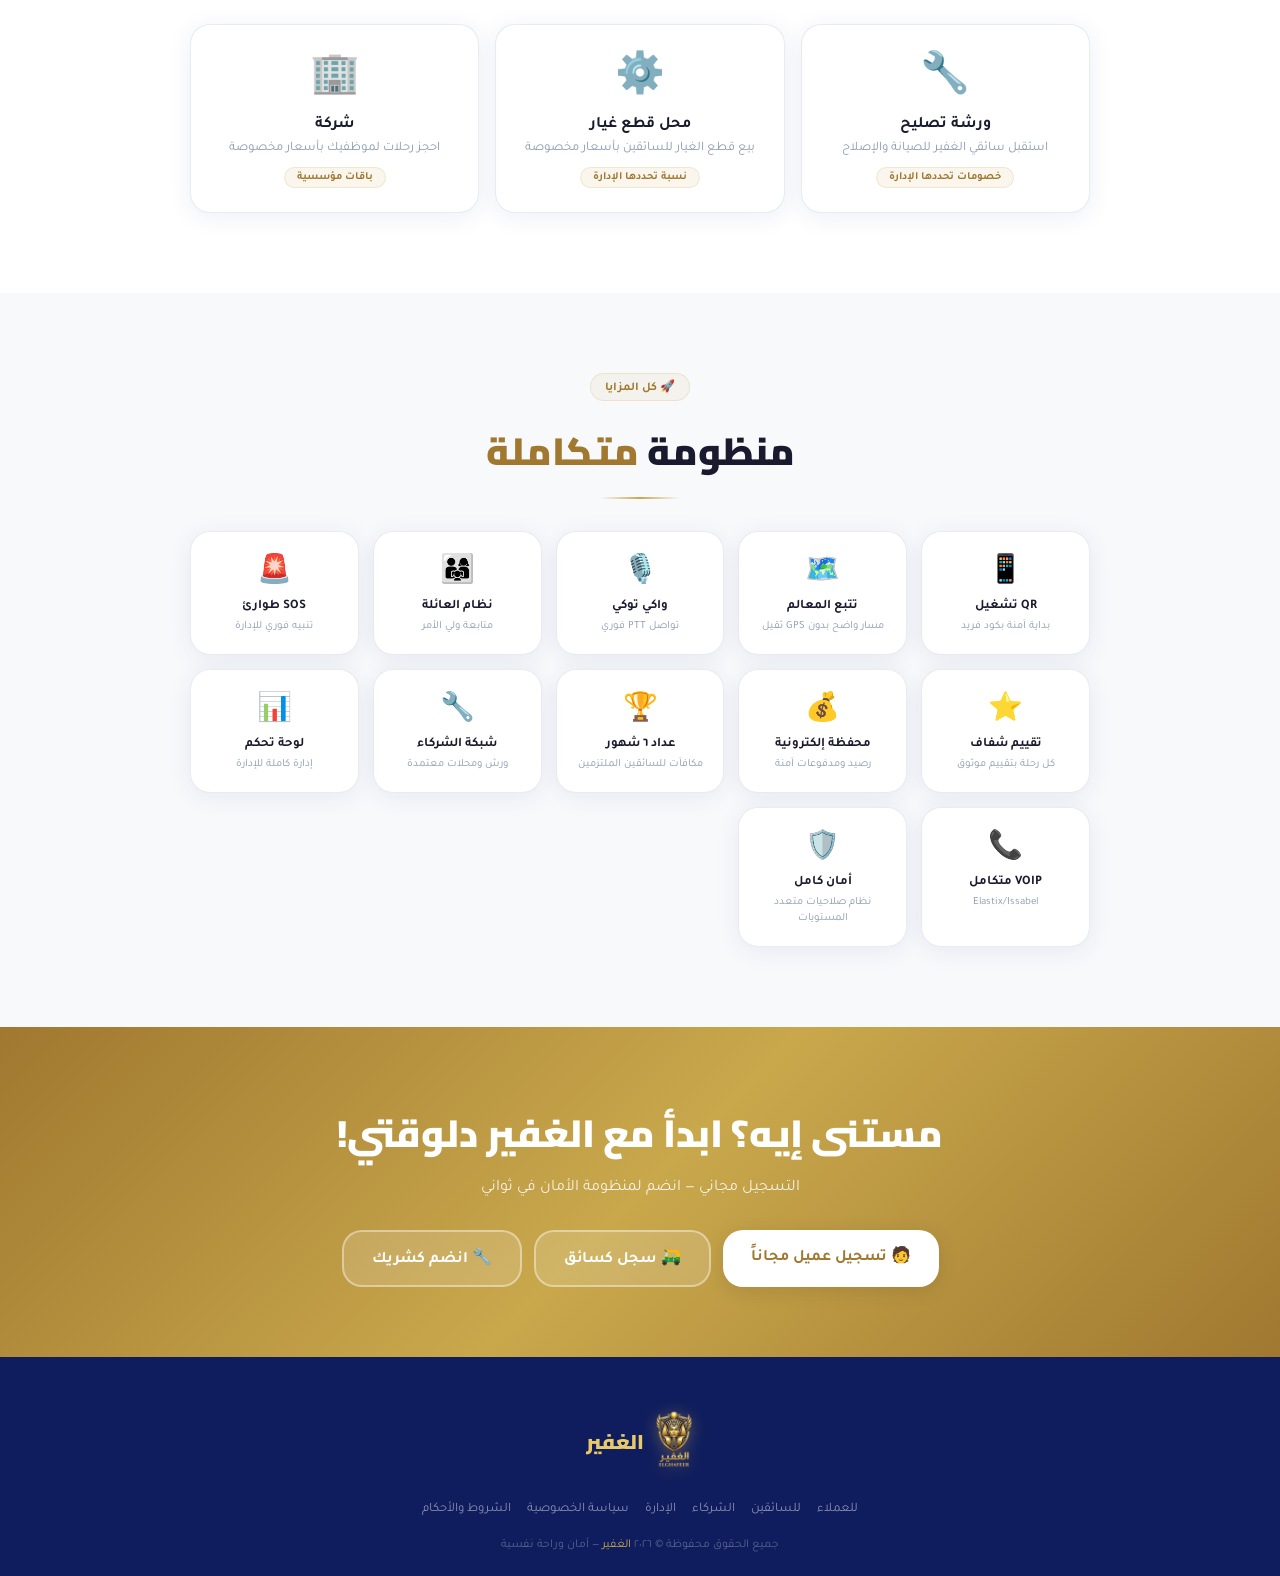
<file: landing.html>
<!DOCTYPE html>
<html lang="ar" dir="rtl">
<head>
<meta charset="UTF-8"/>
<meta name="viewport" content="width=device-width,initial-scale=1.0"/>
<title>الغفير — أمان وراحة نفسية</title>
<link href="https://fonts.googleapis.com/css2?family=Tajawal:wght@300;400;500;700;900&family=Cairo:wght@400;700;900&display=swap" rel="stylesheet">
<style>
:root{
  --gold:#c9a84c;--gold-l:#e8c96a;--gold-d:#a07830;--gold-xl:#f5e199;
  --silver:#8a9ab0;--silver-l:#ccd4de;--silver-d:#5a6a7a;
  --blue:#1a2e8a;--blue-d:#0f1d5e;--blue-l:#eef1fc;
  --white:#ffffff;--offwhite:#f8f9fb;--glass:rgba(255,255,255,0.7);
  --border:rgba(201,168,76,0.2);--border-s:rgba(138,154,176,0.2);
  --text:#1a1a2e;--text2:#4a5568;--text3:#8a9ab0;
  --shadow-g:0 8px 32px rgba(201,168,76,0.15);
  --shadow-s:0 4px 24px rgba(26,46,138,0.08);
  --r:20px;--r-sm:12px;
}
*{margin:0;padding:0;box-sizing:border-box;}
html{scroll-behavior:smooth;}
body{font-family:'Tajawal',sans-serif;background:var(--offwhite);color:var(--text);overflow-x:hidden;}

/* GLASS TEXTURE */
body::before{
  content:'';position:fixed;inset:0;
  background:
    radial-gradient(ellipse at 10% 0%,rgba(201,168,76,0.06) 0%,transparent 60%),
    radial-gradient(ellipse at 90% 100%,rgba(26,46,138,0.05) 0%,transparent 60%);
  pointer-events:none;z-index:0;
}

/* ===== NAV ===== */
.nav{
  position:fixed;top:0;left:0;right:0;z-index:999;
  background:rgba(255,255,255,0.85);
  backdrop-filter:blur(16px);-webkit-backdrop-filter:blur(16px);
  border-bottom:1px solid var(--border);
  padding:12px 20px;
  display:flex;align-items:center;justify-content:space-between;
  box-shadow:0 2px 20px rgba(26,46,138,0.06);
}
.nav-logo{display:flex;align-items:center;gap:10px;}
.nav-logo img{width:38px;filter:drop-shadow(0 2px 8px rgba(201,168,76,0.4));}
.nav-brand{font-family:'Cairo',sans-serif;font-size:20px;font-weight:900;color:var(--gold-d);}
.nav-links{display:flex;gap:6px;}
.nav-link{
  padding:8px 16px;border-radius:var(--r-sm);
  font-size:14px;font-weight:700;cursor:pointer;
  text-decoration:none;transition:all 0.2s;
  color:var(--text2);
}
.nav-link:hover{color:var(--gold-d);background:rgba(201,168,76,0.08);}
.nav-cta{
  background:linear-gradient(135deg,var(--gold),var(--gold-d));
  color:#fff;padding:9px 20px;border-radius:var(--r-sm);
  font-size:14px;font-weight:700;text-decoration:none;
  box-shadow:0 4px 14px rgba(201,168,76,0.3);
  transition:all 0.2s;
}
.nav-cta:hover{transform:translateY(-1px);box-shadow:0 6px 20px rgba(201,168,76,0.4);}

/* ===== HERO ===== */
.hero{
  min-height:100vh;display:flex;flex-direction:column;
  align-items:center;justify-content:center;
  padding:100px 20px 60px;text-align:center;
  position:relative;z-index:1;
}
.hero-badge{
  display:inline-flex;align-items:center;gap:8px;
  background:rgba(201,168,76,0.1);border:1px solid var(--border);
  border-radius:50px;padding:6px 16px;
  font-size:13px;font-weight:700;color:var(--gold-d);
  margin-bottom:24px;
  animation:fadeUp 0.6s 0.1s both;
}
.hero-badge-dot{width:8px;height:8px;border-radius:50%;background:var(--gold);animation:pulse2 2s infinite;}
@keyframes pulse2{0%,100%{opacity:1;transform:scale(1)}50%{opacity:0.5;transform:scale(0.8)}}

.hero-logo{
  width:140px;height:140px;margin-bottom:24px;
  filter:drop-shadow(0 12px 32px rgba(201,168,76,0.35));
  animation:fadeUp 0.6s 0.2s both, floatLogo 4s ease-in-out 1s infinite;
}
@keyframes floatLogo{0%,100%{transform:translateY(0)}50%{transform:translateY(-10px)}}

.hero-title{
  font-family:'Cairo',sans-serif;
  font-size:clamp(36px,8vw,64px);font-weight:900;
  background:linear-gradient(135deg,var(--gold-d) 0%,var(--gold) 40%,var(--gold-xl) 60%,var(--gold-d) 100%);
  background-size:200% auto;
  -webkit-background-clip:text;-webkit-text-fill-color:transparent;background-clip:text;
  animation:fadeUp 0.6s 0.3s both, shimmer 4s linear 1s infinite;
  line-height:1.1;margin-bottom:12px;
}
@keyframes shimmer{0%{background-position:-200% center}100%{background-position:200% center}}

.hero-sub{
  font-size:clamp(16px,3vw,22px);color:var(--text2);font-weight:400;
  margin-bottom:36px;max-width:500px;line-height:1.6;
  animation:fadeUp 0.6s 0.4s both;
}
.hero-sub b{color:var(--gold-d);font-weight:700;}

.hero-btns{
  display:flex;flex-wrap:wrap;gap:12px;justify-content:center;
  animation:fadeUp 0.6s 0.5s both;
}
.hero-btn{
  display:flex;align-items:center;gap:10px;
  padding:16px 28px;border-radius:var(--r);
  font-family:'Tajawal',sans-serif;font-size:16px;font-weight:700;
  cursor:pointer;text-decoration:none;transition:all 0.25s;border:none;
}
.hb-gold{
  background:linear-gradient(135deg,var(--gold),var(--gold-d));
  color:#fff;box-shadow:var(--shadow-g);
}
.hb-gold:hover{transform:translateY(-2px);box-shadow:0 12px 32px rgba(201,168,76,0.4);}
.hb-glass{
  background:var(--glass);backdrop-filter:blur(10px);
  border:1.5px solid var(--border);color:var(--gold-d);
  box-shadow:var(--shadow-s);
}
.hb-glass:hover{background:#fff;border-color:var(--gold);transform:translateY(-2px);}
.hb-silver{
  background:rgba(138,154,176,0.1);
  border:1.5px solid var(--border-s);color:var(--silver-d);
}
.hb-silver:hover{background:var(--silver-l);color:#fff;}

/* HERO STATS */
.hero-stats{
  display:flex;flex-wrap:wrap;gap:16px;justify-content:center;
  margin-top:48px;animation:fadeUp 0.6s 0.6s both;
}
.hstat{
  background:var(--glass);backdrop-filter:blur(12px);
  border:1px solid var(--border);border-radius:var(--r);
  padding:16px 24px;text-align:center;min-width:110px;
  box-shadow:var(--shadow-s);
}
.hstat-num{font-size:26px;font-weight:900;color:var(--gold-d);}
.hstat-lbl{font-size:12px;color:var(--text3);margin-top:3px;}

/* SCROLL INDICATOR */
.scroll-hint{
  margin-top:48px;display:flex;flex-direction:column;align-items:center;
  gap:6px;color:var(--text3);font-size:12px;
  animation:fadeUp 0.6s 0.8s both;
}
.scroll-arrow{
  width:24px;height:24px;border-right:2px solid var(--gold);
  border-bottom:2px solid var(--gold);
  transform:rotate(45deg);animation:bounce 2s ease-in-out infinite;
}
@keyframes bounce{0%,100%{transform:rotate(45deg) translateY(0)}50%{transform:rotate(45deg) translateY(5px)}}

/* ===== SECTIONS ===== */
section{position:relative;z-index:1;padding:80px 20px;}
.section-badge{
  display:inline-flex;align-items:center;gap:6px;
  background:rgba(201,168,76,0.08);border:1px solid var(--border);
  border-radius:50px;padding:5px 14px;
  font-size:12px;font-weight:700;color:var(--gold-d);
  margin-bottom:14px;
}
.section-title{
  font-family:'Cairo',sans-serif;
  font-size:clamp(26px,5vw,38px);font-weight:900;
  color:var(--text);margin-bottom:10px;
}
.section-title span{color:var(--gold-d);}
.section-sub{font-size:16px;color:var(--text3);max-width:480px;margin:0 auto 40px;line-height:1.6;}
.center{text-align:center;}

/* ===== HOW IT WORKS ===== */
.how-wrap{max-width:900px;margin:0 auto;}
.how-steps{display:grid;grid-template-columns:repeat(auto-fit,minmax(200px,1fr));gap:20px;}
.how-step{
  background:var(--white);
  border:1.5px solid var(--border-s);
  border-radius:var(--r);padding:24px 18px;
  text-align:center;position:relative;
  box-shadow:var(--shadow-s);transition:all 0.3s;
}
.how-step:hover{border-color:var(--gold);box-shadow:var(--shadow-g);transform:translateY(-4px);}
.how-step-num{
  width:44px;height:44px;border-radius:50%;
  background:linear-gradient(135deg,var(--gold),var(--gold-d));
  color:#fff;font-size:18px;font-weight:900;
  display:flex;align-items:center;justify-content:center;
  margin:0 auto 14px;box-shadow:0 4px 14px rgba(201,168,76,0.3);
}
.how-step-icon{font-size:28px;margin-bottom:10px;}
.how-step-title{font-size:15px;font-weight:700;color:var(--text);margin-bottom:6px;}
.how-step-desc{font-size:13px;color:var(--text3);line-height:1.5;}
.how-connector{
  display:none;
  position:absolute;top:50%;right:-14px;
  width:28px;height:2px;background:var(--gold);z-index:2;
}
@media(min-width:600px){.how-connector{display:block;}}

/* ===== WHY US CARDS ===== */
.why-grid{display:grid;grid-template-columns:repeat(auto-fit,minmax(240px,1fr));gap:16px;max-width:900px;margin:0 auto;}
.why-card{
  background:var(--white);
  border:1.5px solid var(--border-s);
  border-radius:var(--r);padding:24px;
  box-shadow:var(--shadow-s);transition:all 0.3s;
  position:relative;overflow:hidden;
}
.why-card::before{
  content:'';position:absolute;top:0;right:0;
  width:4px;height:100%;
  background:linear-gradient(180deg,var(--gold),var(--gold-d));
}
.why-card:hover{border-color:var(--gold);box-shadow:var(--shadow-g);transform:translateY(-3px);}
.why-icon{font-size:32px;margin-bottom:12px;}
.why-title{font-size:16px;font-weight:700;color:var(--text);margin-bottom:8px;}
.why-desc{font-size:13px;color:var(--text3);line-height:1.6;}

/* ===== FOR DRIVER / CLIENT ===== */
.audience-grid{display:grid;grid-template-columns:1fr 1fr;gap:20px;max-width:900px;margin:0 auto;}
@media(max-width:600px){.audience-grid{grid-template-columns:1fr;}}
.audience-card{
  border-radius:var(--r);padding:28px;
  box-shadow:var(--shadow-s);transition:all 0.3s;
}
.aud-driver{
  background:linear-gradient(135deg,#0f1d5e,#1a2e8a);
  border:1.5px solid rgba(201,168,76,0.3);
  color:#fff;
}
.aud-client{
  background:linear-gradient(135deg,var(--gold-d),var(--gold));
  border:1.5px solid rgba(201,168,76,0.3);
  color:#fff;
}
.audience-card:hover{transform:translateY(-4px);box-shadow:0 12px 36px rgba(0,0,0,0.15);}
.aud-icon{font-size:40px;margin-bottom:14px;}
.aud-title{font-size:20px;font-weight:900;margin-bottom:8px;}
.aud-sub{font-size:14px;opacity:0.85;margin-bottom:18px;line-height:1.5;}
.aud-list{list-style:none;}
.aud-list li{
  display:flex;align-items:center;gap:10px;
  padding:8px 0;border-bottom:1px solid rgba(255,255,255,0.1);
  font-size:14px;
}
.aud-list li:last-child{border:none;}
.aud-list li::before{content:'✓';font-weight:900;font-size:14px;flex-shrink:0;}
.aud-btn{
  display:block;text-align:center;
  background:rgba(255,255,255,0.2);
  border:1.5px solid rgba(255,255,255,0.4);
  color:#fff;padding:12px 20px;border-radius:var(--r-sm);
  font-family:'Tajawal',sans-serif;font-size:15px;font-weight:700;
  text-decoration:none;margin-top:20px;transition:all 0.2s;
}
.aud-btn:hover{background:rgba(255,255,255,0.35);}

/* ===== PARTNERS SECTION ===== */
.partners-grid{display:grid;grid-template-columns:repeat(auto-fit,minmax(200px,1fr));gap:16px;max-width:900px;margin:0 auto;}
.partner-card{
  background:var(--white);
  border:1.5px solid var(--border-s);
  border-radius:var(--r);padding:24px;text-align:center;
  box-shadow:var(--shadow-s);transition:all 0.3s;
  cursor:pointer;text-decoration:none;color:inherit;display:block;
}
.partner-card:hover{border-color:var(--gold);box-shadow:var(--shadow-g);transform:translateY(-4px);}
.partner-icon{font-size:40px;margin-bottom:12px;}
.partner-title{font-size:16px;font-weight:700;color:var(--text);margin-bottom:6px;}
.partner-desc{font-size:13px;color:var(--text3);}
.partner-badge{
  display:inline-block;margin-top:10px;
  background:rgba(201,168,76,0.1);border:1px solid var(--border);
  border-radius:20px;padding:3px 12px;
  font-size:11px;font-weight:700;color:var(--gold-d);
}

/* ===== FEATURES GRID ===== */
.features-grid{display:grid;grid-template-columns:repeat(auto-fit,minmax(160px,1fr));gap:14px;max-width:900px;margin:0 auto;}
.feat-card{
  background:var(--white);
  border:1.5px solid var(--border-s);
  border-radius:var(--r);padding:20px 14px;text-align:center;
  box-shadow:var(--shadow-s);transition:all 0.3s;
}
.feat-card:hover{border-color:var(--gold);box-shadow:var(--shadow-g);transform:translateY(-3px);}
.feat-icon{font-size:28px;margin-bottom:8px;}
.feat-title{font-size:13px;font-weight:700;color:var(--text);margin-bottom:4px;}
.feat-desc{font-size:11px;color:var(--text3);line-height:1.4;}

/* ===== SAFETY SECTION ===== */
.safety-wrap{
  max-width:700px;margin:0 auto;
  background:linear-gradient(135deg,#0f1d5e,#1a2e8a);
  border-radius:24px;padding:40px 28px;text-align:center;
  border:1.5px solid rgba(201,168,76,0.3);
  box-shadow:0 16px 48px rgba(26,46,138,0.2);
}
.safety-title{font-family:'Cairo',sans-serif;font-size:28px;font-weight:900;color:var(--gold-l);margin-bottom:8px;}
.safety-sub{font-size:15px;color:rgba(255,255,255,0.75);margin-bottom:28px;line-height:1.5;}
.safety-list{display:grid;grid-template-columns:1fr 1fr;gap:12px;text-align:right;}
@media(max-width:480px){.safety-list{grid-template-columns:1fr;}}
.safety-item{
  background:rgba(255,255,255,0.07);
  border:1px solid rgba(201,168,76,0.2);
  border-radius:var(--r-sm);padding:14px;
  display:flex;align-items:center;gap:10px;
  color:rgba(255,255,255,0.9);font-size:14px;
}
.safety-item-icon{font-size:22px;flex-shrink:0;}

/* ===== 6 MONTHS SECTION ===== */
.months-wrap{max-width:700px;margin:0 auto;text-align:center;}
.months-timeline{display:flex;align-items:center;justify-content:center;gap:0;margin:32px 0;}
.m-node{display:flex;flex-direction:column;align-items:center;gap:8px;}
.m-circle{
  width:52px;height:52px;border-radius:50%;
  background:linear-gradient(135deg,var(--gold),var(--gold-d));
  display:flex;align-items:center;justify-content:center;
  font-size:13px;font-weight:900;color:#fff;
  box-shadow:0 4px 14px rgba(201,168,76,0.3);
}
.m-label{font-size:11px;color:var(--text3);font-weight:700;white-space:nowrap;}
.m-line{flex:1;height:2px;background:linear-gradient(90deg,var(--gold),var(--gold-d));min-width:20px;max-width:60px;}
.months-reward{
  background:linear-gradient(135deg,rgba(201,168,76,0.08),rgba(201,168,76,0.02));
  border:1.5px solid var(--border);border-radius:var(--r);
  padding:20px;margin-top:8px;
}
.reward-grid{display:grid;grid-template-columns:repeat(2,1fr);gap:10px;}
@media(min-width:480px){.reward-grid{grid-template-columns:repeat(4,1fr);}}
.reward-item{
  background:var(--white);border:1px solid var(--border);
  border-radius:var(--r-sm);padding:14px 10px;text-align:center;
  box-shadow:var(--shadow-s);
}
.reward-icon{font-size:24px;margin-bottom:6px;}
.reward-title{font-size:12px;font-weight:700;color:var(--gold-d);}

/* ===== CTA ===== */
.cta-section{
  background:linear-gradient(135deg,var(--gold-d) 0%,var(--gold) 50%,var(--gold-d) 100%);
  padding:70px 20px;text-align:center;position:relative;z-index:1;
}
.cta-title{font-family:'Cairo',sans-serif;font-size:clamp(24px,5vw,38px);font-weight:900;color:#fff;margin-bottom:10px;}
.cta-sub{font-size:16px;color:rgba(255,255,255,0.85);margin-bottom:32px;}
.cta-btns{display:flex;flex-wrap:wrap;gap:12px;justify-content:center;}
.cta-btn{
  padding:15px 28px;border-radius:var(--r);
  font-family:'Tajawal',sans-serif;font-size:16px;font-weight:700;
  cursor:pointer;text-decoration:none;transition:all 0.25s;border:none;
}
.cta-white{background:#fff;color:var(--gold-d);box-shadow:0 4px 20px rgba(0,0,0,0.1);}
.cta-white:hover{transform:translateY(-2px);box-shadow:0 8px 28px rgba(0,0,0,0.15);}
.cta-glass{background:rgba(255,255,255,0.15);border:2px solid rgba(255,255,255,0.4);color:#fff;}
.cta-glass:hover{background:rgba(255,255,255,0.25);}

/* ===== FOOTER ===== */
footer{
  background:var(--blue-d);color:rgba(255,255,255,0.7);
  padding:40px 20px 24px;text-align:center;position:relative;z-index:1;
}
.footer-logo{display:flex;align-items:center;justify-content:center;gap:10px;margin-bottom:16px;}
.footer-logo img{width:40px;filter:drop-shadow(0 2px 8px rgba(201,168,76,0.4));}
.footer-brand{font-family:'Cairo',sans-serif;font-size:20px;font-weight:900;color:var(--gold-l);}
.footer-links{display:flex;flex-wrap:wrap;gap:16px;justify-content:center;margin-bottom:20px;}
.footer-link{color:rgba(255,255,255,0.5);text-decoration:none;font-size:13px;transition:color 0.2s;}
.footer-link:hover{color:var(--gold-l);}
.footer-copy{font-size:12px;color:rgba(255,255,255,0.3);}
.footer-copy span{color:var(--gold);}

/* ANIMATIONS */
@keyframes fadeUp{from{opacity:0;transform:translateY(20px)}to{opacity:1;transform:translateY(0)}}

/* SCROLL REVEAL */
.reveal{opacity:0;transform:translateY(24px);transition:opacity 0.6s ease,transform 0.6s ease;}
.reveal.visible{opacity:1;transform:translateY(0);}

/* GOLD DIVIDER */
.gold-div{
  width:80px;height:2px;
  background:linear-gradient(90deg,transparent,var(--gold),transparent);
  margin:0 auto 32px;
}

@media(max-width:480px){
  .nav-links{display:none;}
  .hero-btns .hero-btn{width:100%;justify-content:center;}
}
</style>
</head>
<body>

<!-- NAV -->
<nav class="nav">
  <div class="nav-logo">
    <img src="logo.png" alt="الغفير">
    <span class="nav-brand">الغفير</span>
  </div>
  <div class="nav-links">
    <a class="nav-link" href="#how">كيف يعمل؟</a>
    <a class="nav-link" href="#why">ليه الغفير؟</a>
    <a class="nav-link" href="#drivers">للسائقين</a>
    <a class="nav-link" href="#partners">الشركاء</a>
  </div>
  <a class="nav-cta" href="client/signup.html">ابدأ دلوقتي</a>
</nav>

<!-- HERO -->
<section class="hero">
  <div class="hero-badge">
    <div class="hero-badge-dot"></div>
    منظومة التنقل الآمن — المنصورة
  </div>
  <img src="logo.png" class="hero-logo" alt="الغفير">
  <h1 class="hero-title">الغفير</h1>
  <p class="hero-sub">
    مش مجرد توك توك..
    <b>منظومة أمان كاملة</b> بتربط العميل بسائق موثوق،
    برحلة متتبعة، وحماية في كل لحظة.
  </p>
  <div class="hero-btns">
    <a class="hero-btn hb-gold" href="client/signup.html">🧑 أنا عميل — ابدأ مجاناً</a>
    <a class="hero-btn hb-glass" href="driver/signup.html">🛺 أنا سائق — سجل معنا</a>
    <a class="hero-btn hb-silver" href="partners/signup.html">🔧 أنا شريك تجاري</a>
  </div>
  <div class="hero-stats">
    <div class="hstat"><div class="hstat-num">٢٤/٧</div><div class="hstat-lbl">مراقبة مستمرة</div></div>
    <div class="hstat"><div class="hstat-num">١٠٠٪</div><div class="hstat-lbl">سائقين معتمدين</div></div>
    <div class="hstat"><div class="hstat-num">٠ جنيه</div><div class="hstat-lbl">تسجيل العميل</div></div>
    <div class="hstat"><div class="hstat-num">QR</div><div class="hstat-lbl">نظام آمن</div></div>
  </div>
  <div class="scroll-hint">
    <span>اكتشف أكتر</span>
    <div class="scroll-arrow"></div>
  </div>
</section>

<!-- HOW IT WORKS -->
<section id="how" style="background:#fff;">
  <div class="center reveal">
    <div class="section-badge">⚡ خطوات بسيطة</div>
    <h2 class="section-title">كيف تعمل <span>منظومة الغفير</span>؟</h2>
    <p class="section-sub">من أول الطلب لحد الوصول — كل خطوة آمنة ومتابعة</p>
    <div class="gold-div"></div>
  </div>
  <div class="how-wrap">
    <div class="how-steps">
      <div class="how-step reveal">
        <div class="how-step-num">1</div>
        <div class="how-step-icon">📱</div>
        <div class="how-step-title">اطلب غفير</div>
        <div class="how-step-desc">اضغط زر واحد — النظام يجيب أقرب سائق متاح ومعتمد</div>
        <div class="how-connector"></div>
      </div>
      <div class="how-step reveal">
        <div class="how-step-num">2</div>
        <div class="how-step-icon">🛺</div>
        <div class="how-step-title">السائق يوافق</div>
        <div class="how-step-desc">السائق يقبل الطلب — بياناته تظهر عندك فوراً مع تقييمه وصورته</div>
        <div class="how-connector"></div>
      </div>
      <div class="how-step reveal">
        <div class="how-step-num">3</div>
        <div class="how-step-icon">📱</div>
        <div class="how-step-title">مسح QR</div>
        <div class="how-step-desc">السائق يمسح QR رحلتك — الرحلة تبدأ رسمياً بكود OTP آمن</div>
        <div class="how-connector"></div>
      </div>
      <div class="how-step reveal">
        <div class="how-step-num">4</div>
        <div class="how-step-icon">🗺️</div>
        <div class="how-step-title">تتبع المعالم</div>
        <div class="how-step-desc">رحلتك بتتتبع عبر معالم ثابتة — مش بيحتاج GPS مستمر</div>
        <div class="how-connector"></div>
      </div>
      <div class="how-step reveal">
        <div class="how-step-num">5</div>
        <div class="how-step-icon">⭐</div>
        <div class="how-step-title">وصل بسلام</div>
        <div class="how-step-desc">قيّم رحلتك — وولي الأمر يتابع كل خطوة في الوقت الحقيقي</div>
      </div>
    </div>
  </div>
</section>

<!-- WHY GHAFEER -->
<section id="why">
  <div class="center reveal">
    <div class="section-badge">💎 مزايا حصرية</div>
    <h2 class="section-title">ليه <span>الغفير</span> مختلف؟</h2>
    <p class="section-sub">مش تطبيق توصيل عادي — ده نظام أمان متكامل</p>
    <div class="gold-div"></div>
  </div>
  <div class="why-grid">
    <div class="why-card reveal">
      <div class="why-icon">🔐</div>
      <div class="why-title">QR + OTP لكل رحلة</div>
      <div class="why-desc">كل رحلة بكود تحقق فريد — مفيش رحلة تبدأ بدون تأكيد الطرفين</div>
    </div>
    <div class="why-card reveal">
      <div class="why-icon">🗺️</div>
      <div class="why-title">تتبع بالمعالم</div>
      <div class="why-desc">مسار محدد بنقاط شهيرة — الكل عارف الرحلة فين في أي لحظة</div>
    </div>
    <div class="why-card reveal">
      <div class="why-icon">👨‍👩‍👧</div>
      <div class="why-title">نظام العائلة</div>
      <div class="why-desc">ولي الأمر يتابع أولاده ويشوف كل رحلة live من موبايله</div>
    </div>
    <div class="why-card reveal">
      <div class="why-icon">🚨</div>
      <div class="why-title">SOS فوري</div>
      <div class="why-desc">زر طوارئ يبعت موقعك للإدارة والعائلة في ثانية واحدة</div>
    </div>
    <div class="why-card reveal">
      <div class="why-icon">🎙️</div>
      <div class="why-title">واكي توكي</div>
      <div class="why-desc">تواصل مباشر بين العميل والسائق والإدارة — زي اللاسلكي بالظبط</div>
    </div>
    <div class="why-card reveal">
      <div class="why-icon">✅</div>
      <div class="why-title">سائقين معتمدين فقط</div>
      <div class="why-desc">كل سائق بيعدي على فحص أمني ومراجعة مستندات قبل الانضمام</div>
    </div>
  </div>
</section>

<!-- FOR DRIVERS / CLIENTS -->
<section id="drivers" style="background:#fff;">
  <div class="center reveal">
    <div class="section-badge">🤝 للجميع</div>
    <h2 class="section-title">الغفير <span>لك</span> أنت</h2>
    <p class="section-sub">سواء كنت عميل بيدور على أمان أو سائق بيدور على دخل ثابت</p>
    <div class="gold-div"></div>
  </div>
  <div class="audience-grid" style="max-width:900px;margin:0 auto;">
    <div class="audience-card aud-driver reveal">
      <div class="aud-icon">🛺</div>
      <div class="aud-title">للسائق</div>
      <div class="aud-sub">انضم لمنظومة الغفير وابدأ دخل ثابت ومستقر</div>
      <ul class="aud-list">
        <li>طلبات رحلات مستمرة</li>
        <li>دخل يومي مضمون</li>
        <li>نظام عداد ٦ شهور بمكافآت</li>
        <li>دعم في حالات الأعطال</li>
        <li>خصومات على ورش الشركاء</li>
        <li>تدريب وتأهيل مجاني</li>
      </ul>
      <a class="aud-btn" href="driver/signup.html">🛺 سجل كسائق دلوقتي</a>
    </div>
    <div class="audience-card aud-client reveal">
      <div class="aud-icon">🧑</div>
      <div class="aud-title">للعميل</div>
      <div class="aud-sub">اركب وأنت مطمئن — كل تفصيلة متابعة</div>
      <ul class="aud-list">
        <li>سائق معتمد ومعروف</li>
        <li>QR لبدء الرحلة بأمان</li>
        <li>تتبع المسار بالمعالم</li>
        <li>ولي الأمر يتابع live</li>
        <li>زر SOS للطوارئ</li>
        <li>تسجيل مجاني 100%</li>
      </ul>
      <a class="aud-btn" href="client/signup.html">🧑 سجل كعميل مجاناً</a>
    </div>
  </div>

  <!-- 6 MONTHS SYSTEM -->
  <div class="months-wrap reveal" style="margin-top:48px;">
    <div class="section-badge" style="display:inline-flex;">🏆 ميزة حصرية</div>
    <h3 style="font-family:'Cairo',sans-serif;font-size:22px;font-weight:900;color:var(--text);margin:10px 0 6px;">نظام عداد الـ ١٨٠ يوم</h3>
    <p style="font-size:14px;color:var(--text3);margin-bottom:24px;">اشتغل بانتظام ٦ شهور واحصل على امتيازات حصرية</p>
    <div class="months-timeline">
      <div class="m-node"><div class="m-circle">يوم<br>١</div><div class="m-label">البداية</div></div>
      <div class="m-line"></div>
      <div class="m-node"><div class="m-circle">٣٠</div><div class="m-label">شهر ١</div></div>
      <div class="m-line"></div>
      <div class="m-node"><div class="m-circle">٩٠</div><div class="m-label">٣ شهور</div></div>
      <div class="m-line"></div>
      <div class="m-node"><div class="m-circle">١٨٠</div><div class="m-label">🏆 مكافأة</div></div>
    </div>
    <div class="months-reward">
      <div class="reward-grid">
        <div class="reward-item"><div class="reward-icon">⚡</div><div class="reward-title">أولوية في الطلبات</div></div>
        <div class="reward-item"><div class="reward-icon">🔧</div><div class="reward-title">تعويض أعطال</div></div>
        <div class="reward-item"><div class="reward-icon">💰</div><div class="reward-title">قرض صيانة</div></div>
        <div class="reward-item"><div class="reward-icon">🏅</div><div class="reward-title">شارة سائق مميز</div></div>
      </div>
    </div>
  </div>
</section>

<!-- SAFETY SECTION -->
<section style="padding:80px 20px;">
  <div class="safety-wrap reveal">
    <div style="font-size:48px;margin-bottom:14px;">🛡️</div>
    <div class="safety-title">منظومة الأمان الكاملة</div>
    <div class="safety-sub">كل ميزة فيها اتصممت عشان تحس بالأمان التام في كل رحلة</div>
    <div class="safety-list">
      <div class="safety-item"><div class="safety-item-icon">🔐</div><span>QR + OTP آمن لكل رحلة</span></div>
      <div class="safety-item"><div class="safety-item-icon">📍</div><span>تتبع المسار بالمعالم</span></div>
      <div class="safety-item"><div class="safety-item-icon">🚨</div><span>زر SOS طوارئ فوري</span></div>
      <div class="safety-item"><div class="safety-item-icon">👨‍👩‍👧</div><span>متابعة ولي الأمر live</span></div>
      <div class="safety-item"><div class="safety-item-icon">🎙️</div><span>واكي توكي مع السائق</span></div>
      <div class="safety-item"><div class="safety-item-icon">✅</div><span>سائقين معتمدين فقط</span></div>
      <div class="safety-item"><div class="safety-item-icon">⭐</div><span>نظام تقييم شفاف</span></div>
      <div class="safety-item"><div class="safety-item-icon">📊</div><span>إشراف إداري ٢٤/٧</span></div>
    </div>
  </div>
</section>

<!-- PARTNERS -->
<section id="partners" style="background:#fff;">
  <div class="center reveal">
    <div class="section-badge">🤝 شراكات تجارية</div>
    <h2 class="section-title">انضم كـ <span>شريك</span></h2>
    <p class="section-sub">سواء ورشة أو محل قطع غيار أو شركة — الغفير يوصلك بآلاف السائقين</p>
    <div class="gold-div"></div>
  </div>
  <div class="partners-grid">
    <a class="partner-card reveal" href="partners/signup.html?type=workshop">
      <div class="partner-icon">🔧</div>
      <div class="partner-title">ورشة تصليح</div>
      <div class="partner-desc">استقبل سائقي الغفير للصيانة والإصلاح</div>
      <div class="partner-badge">خصومات تحددها الإدارة</div>
    </a>
    <a class="partner-card reveal" href="partners/signup.html?type=parts">
      <div class="partner-icon">⚙️</div>
      <div class="partner-title">محل قطع غيار</div>
      <div class="partner-desc">بيع قطع الغيار للسائقين بأسعار مخصوصة</div>
      <div class="partner-badge">نسبة تحددها الإدارة</div>
    </a>
    <a class="partner-card reveal" href="partners/signup.html?type=company">
      <div class="partner-icon">🏢</div>
      <div class="partner-title">شركة</div>
      <div class="partner-desc">احجز رحلات لموظفيك بأسعار مخصوصة</div>
      <div class="partner-badge">باقات مؤسسية</div>
    </a>
  </div>
</section>

<!-- ALL FEATURES -->
<section>
  <div class="center reveal">
    <div class="section-badge">🚀 كل المزايا</div>
    <h2 class="section-title">منظومة <span>متكاملة</span></h2>
    <div class="gold-div"></div>
  </div>
  <div class="features-grid" style="max-width:900px;margin:0 auto;">
    <div class="feat-card reveal"><div class="feat-icon">📱</div><div class="feat-title">QR تشغيل</div><div class="feat-desc">بداية آمنة بكود فريد</div></div>
    <div class="feat-card reveal"><div class="feat-icon">🗺️</div><div class="feat-title">تتبع المعالم</div><div class="feat-desc">مسار واضح بدون GPS ثقيل</div></div>
    <div class="feat-card reveal"><div class="feat-icon">🎙️</div><div class="feat-title">واكي توكي</div><div class="feat-desc">تواصل PTT فوري</div></div>
    <div class="feat-card reveal"><div class="feat-icon">👨‍👩‍👧</div><div class="feat-title">نظام العائلة</div><div class="feat-desc">متابعة ولي الأمر</div></div>
    <div class="feat-card reveal"><div class="feat-icon">🚨</div><div class="feat-title">SOS طوارئ</div><div class="feat-desc">تنبيه فوري للإدارة</div></div>
    <div class="feat-card reveal"><div class="feat-icon">⭐</div><div class="feat-title">تقييم شفاف</div><div class="feat-desc">كل رحلة بتقييم موثوق</div></div>
    <div class="feat-card reveal"><div class="feat-icon">💰</div><div class="feat-title">محفظة إلكترونية</div><div class="feat-desc">رصيد ومدفوعات آمنة</div></div>
    <div class="feat-card reveal"><div class="feat-icon">🏆</div><div class="feat-title">عداد ٦ شهور</div><div class="feat-desc">مكافآت للسائقين الملتزمين</div></div>
    <div class="feat-card reveal"><div class="feat-icon">🔧</div><div class="feat-title">شبكة الشركاء</div><div class="feat-desc">ورش ومحلات معتمدة</div></div>
    <div class="feat-card reveal"><div class="feat-icon">📊</div><div class="feat-title">لوحة تحكم</div><div class="feat-desc">إدارة كاملة للإدارة</div></div>
    <div class="feat-card reveal"><div class="feat-icon">📞</div><div class="feat-title">VOIP متكامل</div><div class="feat-desc">Elastix/Issabel</div></div>
    <div class="feat-card reveal"><div class="feat-icon">🛡️</div><div class="feat-title">أمان كامل</div><div class="feat-desc">نظام صلاحيات متعدد المستويات</div></div>
  </div>
</section>

<!-- CTA -->
<section class="cta-section">
  <div class="reveal">
    <div class="cta-title">مستنى إيه؟ ابدأ مع الغفير دلوقتي!</div>
    <div class="cta-sub">التسجيل مجاني — انضم لمنظومة الأمان في ثواني</div>
    <div class="cta-btns">
      <a class="cta-btn cta-white" href="client/signup.html">🧑 تسجيل عميل مجاناً</a>
      <a class="cta-btn cta-glass" href="driver/signup.html">🛺 سجل كسائق</a>
      <a class="cta-btn cta-glass" href="partners/signup.html">🔧 انضم كشريك</a>
    </div>
  </div>
</section>

<!-- FOOTER -->
<footer>
  <div class="footer-logo">
    <img src="logo.png" alt="">
    <span class="footer-brand">الغفير</span>
  </div>
  <div class="footer-links">
    <a class="footer-link" href="client/signup.html">للعملاء</a>
    <a class="footer-link" href="driver/signup.html">للسائقين</a>
    <a class="footer-link" href="partners/signup.html">الشركاء</a>
    <a class="footer-link" href="admin/index.html">الإدارة</a>
    <a class="footer-link" href="#">سياسة الخصوصية</a>
    <a class="footer-link" href="#">الشروط والأحكام</a>
  </div>
  <div class="footer-copy">جميع الحقوق محفوظة © ٢٠٢٦ <span>الغفير</span> — أمان وراحة نفسية</div>
</footer>

<script>
// Scroll reveal
const observer = new IntersectionObserver(entries => {
  entries.forEach(e => { if(e.isIntersecting) { e.target.classList.add('visible'); } });
}, { threshold: 0.1, rootMargin: '0px 0px -40px 0px' });
document.querySelectorAll('.reveal').forEach(el => observer.observe(el));

// Smooth scroll
document.querySelectorAll('a[href^="#"]').forEach(a => {
  a.addEventListener('click', e => {
    e.preventDefault();
    const target = document.querySelector(a.getAttribute('href'));
    if(target) target.scrollIntoView({ behavior: 'smooth' });
  });
});

// Nav shrink on scroll
window.addEventListener('scroll', () => {
  const nav = document.querySelector('.nav');
  if(window.scrollY > 50) nav.style.padding = '8px 20px';
  else nav.style.padding = '12px 20px';
});
</script>
</body>
</html>
</file>
